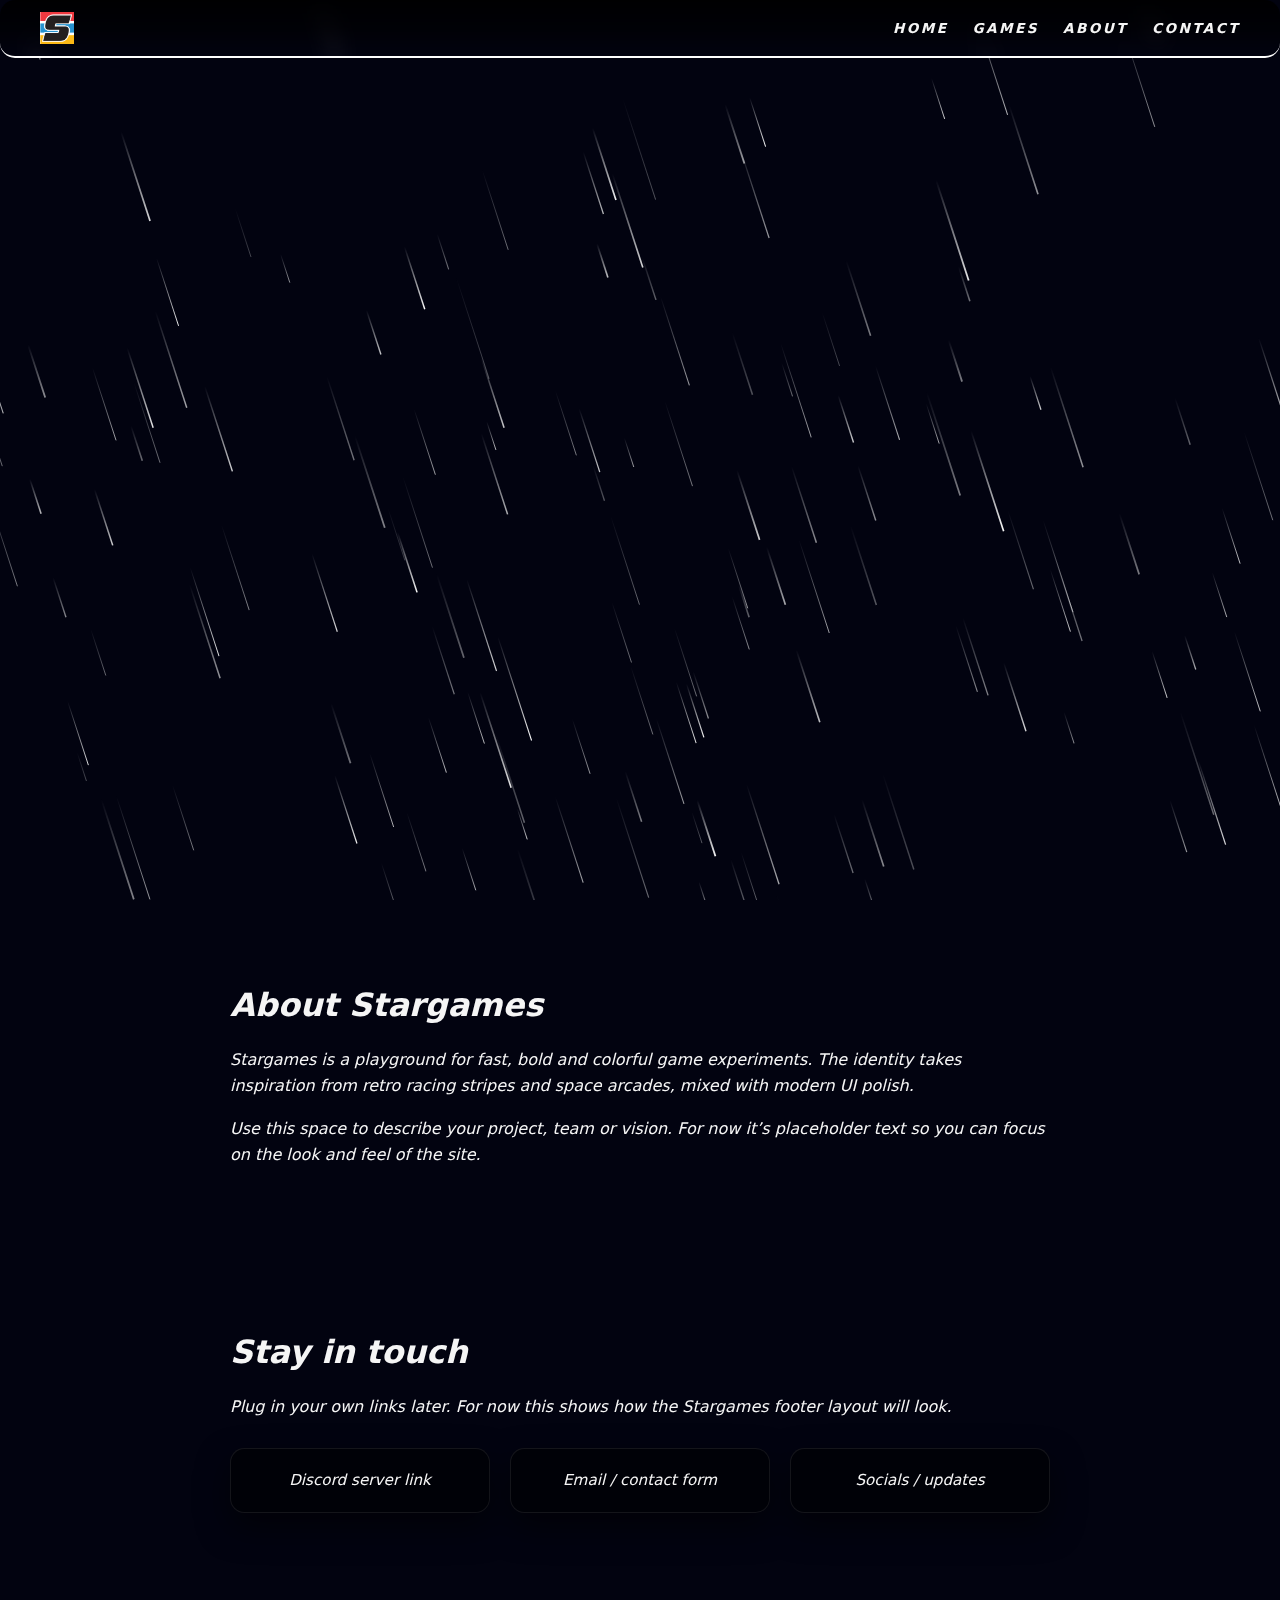
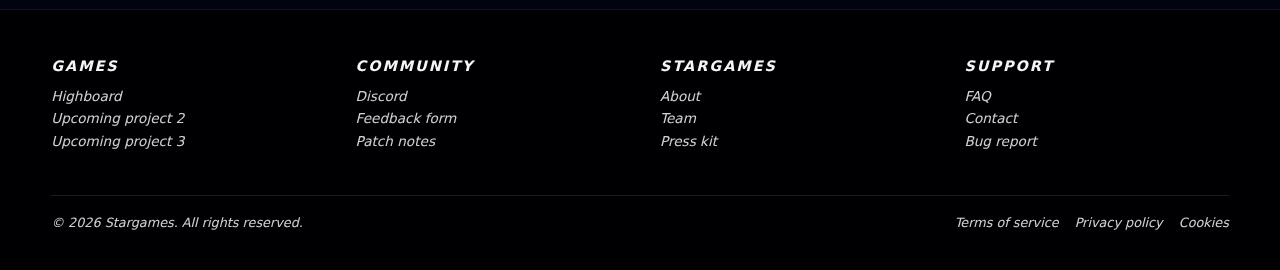
<file: index.html>
<!DOCTYPE html>
<html lang="en">
<head>
    <meta charset="UTF-8" />
    <meta name="viewport" content="width=device-width, initial-scale=1.0" />
    <title>Stargames</title>
    <link rel="preconnect" href="https://fonts.googleapis.com" />
    <link rel="preconnect" href="https://fonts.gstatic.com" crossorigin />
    <link
        href="https://fonts.googleapis.com/css2?family=Russo+One&display=swap"
        rel="stylesheet"
    />
    <link rel="stylesheet" href="stylesheet.css" />
</head>
<body>
    <header class="site-header">
        <div class="site-logo-mini">
            <img
                src="Schermafbeelding 2026-02-03 110136.png"
                alt="Stargames logo"
            />
        </div>
        <nav class="site-nav">
            <a href="#home">Home</a>
            <a href="games.html">Games</a>
            <a href="#about">About</a>
            <a href="#contact">Contact</a>
        </nav>
    </header>

    <canvas id="starfield"></canvas>

    <section id="home" class="hero">
        <div class="logo-wrapper">
            <img
                src="star games volledige naam inverse.png"
                alt="Stargames"
                class="logo-center"
            />
        </div>
    </section>

    <main>
        <section id="about" class="content">
            <div class="section">
                <h2>About Stargames</h2>
                <p>
                    Stargames is a playground for fast, bold and colorful game
                    experiments. The identity takes inspiration from retro
                    racing stripes and space arcades, mixed with modern UI
                    polish.
                </p>
                <p>
                    Use this space to describe your project, team or vision.
                    For now it’s placeholder text so you can focus on the look
                    and feel of the site.
                </p>
            </div>
        </section>

        <section id="contact" class="content contact-section">
            <div class="section">
                <h2>Stay in touch</h2>
                <p>
                    Plug in your own links later. For now this shows how the
                    Stargames footer layout will look.
                </p>
                <div class="contact-row">
                    <div class="contact-box">Discord server link</div>
                    <div class="contact-box">Email / contact form</div>
                    <div class="contact-box">Socials / updates</div>
                </div>
            </div>
        </section>
    </main>

    <footer class="site-footer">
        <div class="footer-columns">
            <div class="footer-column">
                <h3>Games</h3>
                <a href="games.html">Highboard</a>
                <a href="#">Upcoming project 2</a>
                <a href="#">Upcoming project 3</a>
            </div>
            <div class="footer-column">
                <h3>Community</h3>
                <a href="#">Discord</a>
                <a href="#">Feedback form</a>
                <a href="#">Patch notes</a>
            </div>
            <div class="footer-column">
                <h3>Stargames</h3>
                <a href="#about">About</a>
                <a href="#">Team</a>
                <a href="#">Press kit</a>
            </div>
            <div class="footer-column">
                <h3>Support</h3>
                <a href="#">FAQ</a>
                <a href="#">Contact</a>
                <a href="#">Bug report</a>
            </div>
        </div>

        <div class="footer-bottom">
            <p>© 2026 Stargames. All rights reserved.</p>
            <div class="footer-links">
                <a href="#">Terms of service</a>
                <a href="#">Privacy policy</a>
                <a href="#">Cookies</a>
            </div>
        </div>
    </footer>

    <script src="main.js"></script>
</body>
</html>
</file>
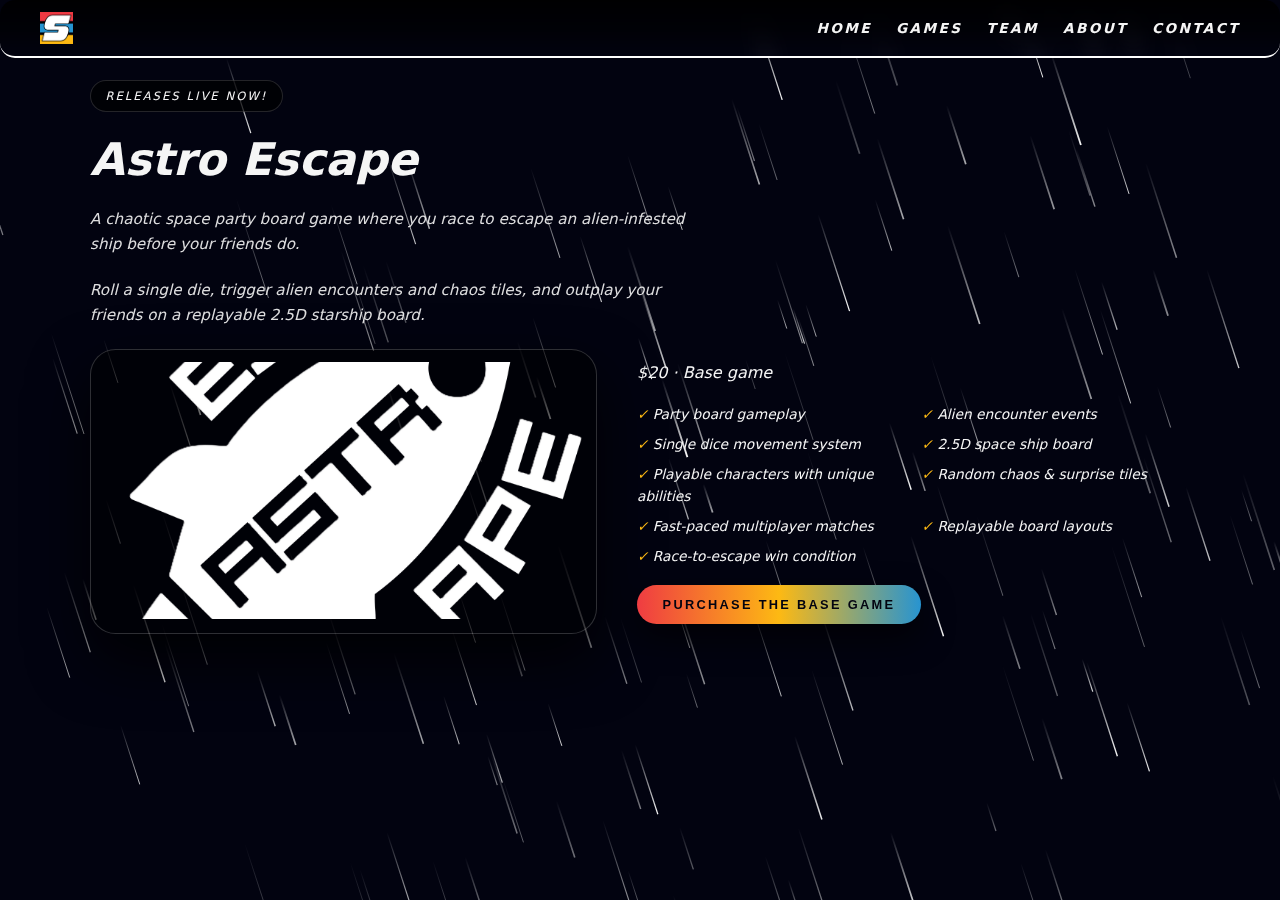
<file: games.html>
<!DOCTYPE html>
<html lang="en">

<head>
    <meta charset="UTF-8" />
    <meta name="viewport" content="width=device-width, initial-scale=1.0" />
    <title>Stargames</title>
    <link rel="preconnect" href="https://fonts.googleapis.com" />
    <link rel="preconnect" href="https://fonts.gstatic.com" crossorigin />
    <link href="https://fonts.googleapis.com/css2?family=Russo+One&display=swap" rel="stylesheet" />
    <link rel="stylesheet" href="stylesheet.css" />
    <link rel="shortcut icon" href="images/star games klein inverse.png" type="image/x-icon" />
</head>

<body class="games-page">
    <canvas id="starfield"></canvas>

    <header class="site-header">
        <div class="site-logo-mini">
            <img src="images/star games klein inverse.png" alt="Stargames logo" />
        </div>
        <nav class="site-nav">
            <a href="index.html#home">Home</a>
            <a href="games.html">Games</a>
            <a href="stargamesteam.html">Team</a>
            <a href="index.html#about">About</a>
            <a href="index.html#contact">Contact</a>
        </nav>
    </header>

    <main class="content content-alt">
        <section class="section section-wide game-detail">
            <p class="label-pill">Releases live now!</p>
            <h1>Astro Escape</h1>
            <p class="game-hero-subtitle">
                A chaotic space party board game where you race to escape an
                alien-infested ship before your friends do.
            </p>
            <p class="game-hero-subtitle">
                Roll a single die, trigger alien encounters and chaos tiles,
                and outplay your friends on a replayable 2.5D starship board.
            </p>

            <div class="game-detail-layout">
                <figure class="game-cover-placeholder">
                    <img src="images/astroescapelogo1.png" alt="Astro Escape logo" class="game-cover-image" />
                </figure>

                <div class="game-meta">
                    <p class="price-line">$20 · Base game</p>

                    <ul class="feature-list">
                        <li>Party board gameplay</li>
                        <li>Alien encounter events</li>
                        <li>Single dice movement system</li>
                        <li>2.5D space ship board</li>
                        <li>Playable characters with unique abilities</li>
                        <li>Random chaos &amp; surprise tiles</li>
                        <li>Fast-paced multiplayer matches</li>
                        <li>Replayable board layouts</li>
                        <li>Race-to-escape win condition</li>
                    </ul>
                    <a href="https://relaced422.github.io/AstroEscapeSteamMockup/" target="_blank">
                        <button class="primary-cta">Purchase the Base Game</button>
                    </a>
                </div>
            </div>
        </section>
    </main>
    <script src="main.js"></script>
</body>

</html>
</file>
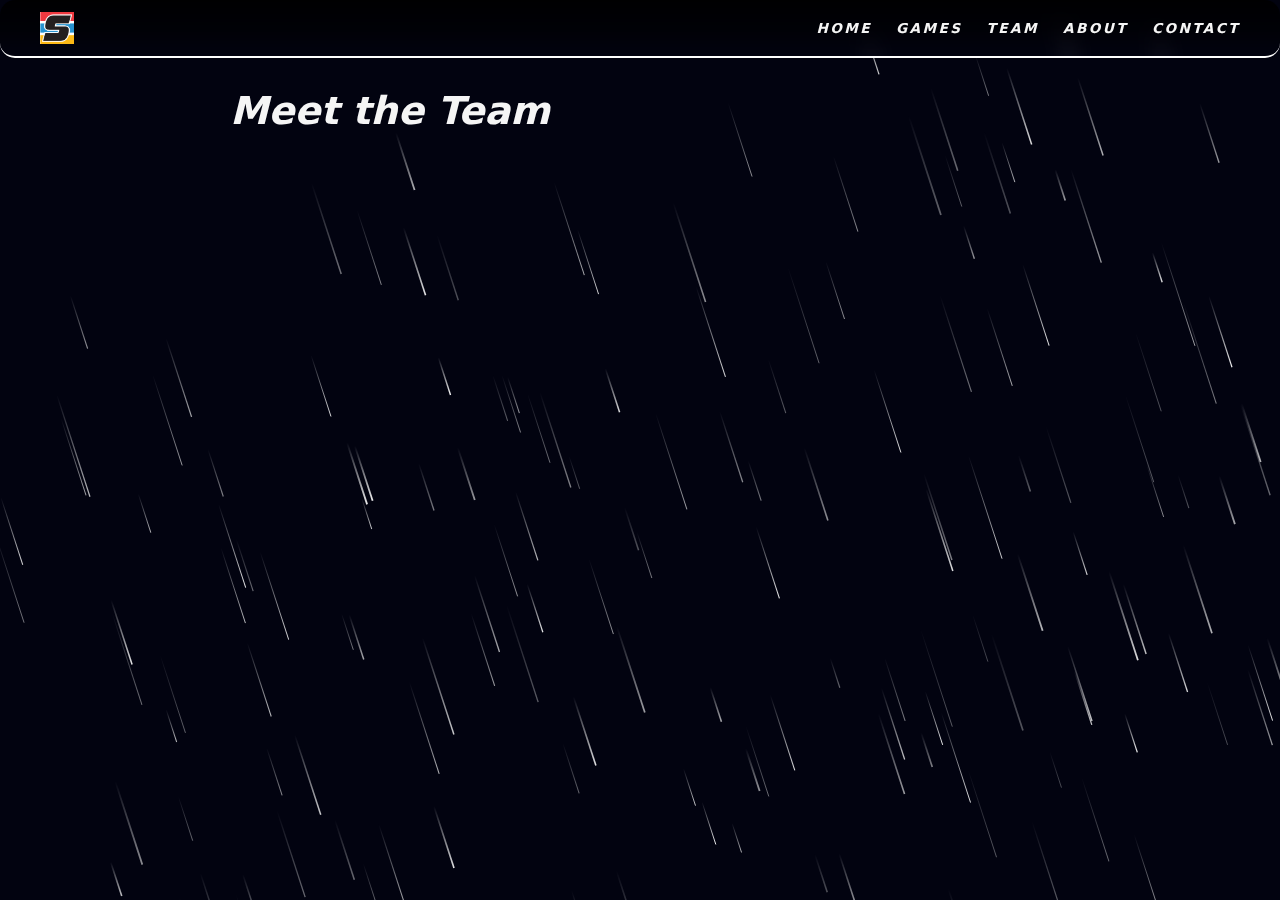
<file: stargamesteam.html>
<!DOCTYPE html>
<html lang="en">

<head>
    <meta charset="UTF-8" />
    <meta name="viewport" content="width=device-width, initial-scale=1.0" />
    <title>Stargames Team</title>
    <link rel="preconnect" href="https://fonts.googleapis.com" />
    <link rel="preconnect" href="https://fonts.gstatic.com" crossorigin />
    <link href="https://fonts.googleapis.com/css2?family=Russo+One&display=swap" rel="stylesheet" />
    <link rel="stylesheet" href="stylesheet.css" />
</head>

<body class="games-page">
    <canvas id="starfield"></canvas>

    <header class="site-header">
        <div class="site-logo-mini">
            <img src="images/Schermafbeelding 2026-02-03 110136.png" alt="Stargames logo" />
        </div>
        <nav class="site-nav">
            <a href="index.html#home">Home</a>
            <a href="games.html">Games</a>
            <a href="stargamesteam.html">Team</a>
            <a href="index.html#about">About</a>
            <a href="index.html#contact">Contact</a>
        </nav>
    </header>

    <main class="content content-alt">
        <section class="section">
            <h1>Meet the Team</h1>
        </section>
    </main>

    <script src="main.js"></script>
</body>

</html>
</file>
<file: stylesheet.css>
*,
*::before,
*::after {
    box-sizing: border-box;
    margin: 0;
    padding: 0;
}

html {
    scroll-behavior: smooth;
}

body {
    min-height: 100vh;
    font-family: "Big 500 Italic", system-ui, -apple-system, BlinkMacSystemFont,
        "Segoe UI", sans-serif;
    font-style: italic;
    color: #f5f5f5;
    background-color: #020310;
}

.site-header {
    position: fixed;
    inset-inline: 0;
    top: 0;
    z-index: 10;
    display: flex;
    align-items: center;
    justify-content: space-between;
    padding: 0.75rem 2.5rem;
    background: linear-gradient(to bottom,
            rgba(0, 0, 0, 0.9),
            rgba(0, 0, 0, 0.6),
            transparent);
    backdrop-filter: blur(10px);
    border-bottom: 2px solid white;
    border-radius: 15px;
}

.site-logo-mini {
    display: flex;
    align-items: center;
}

.site-logo-mini img {
    height: 32px;
    width: auto;
}

.site-nav {
    display: flex;
    gap: 1.5rem;
    font-size: 0.85rem;
    text-transform: uppercase;
}

.site-nav a {
    color: #f5f5f5;
    text-decoration: none;
    letter-spacing: 0.18em;
    font-weight: 600;
    position: relative;
}

.site-nav a::after {
    content: "";
    position: absolute;
    left: 0;
    bottom: -0.35rem;
    width: 0;
    height: 2px;
    background: linear-gradient(90deg, #ef3c42, #fdb913, #2794d1);
    transition: width 0.2s ease-out;
}

.site-nav a:hover::after {
    width: 100%;
}

.hero {
    position: relative;
    width: 100%;
    height: 100vh;
    overflow: hidden;
    display: flex;
    align-items: center;
    justify-content: center;
    background: transparent;
}

#starfield {
    position: fixed;
    inset: 0;
    width: 100vw;
    height: 100vh;
    z-index: -1;
    display: block;
}

.logo-wrapper {
    position: relative;
    z-index: 1;
    padding: 1rem 2rem;
    transform-origin: center;
    opacity: 0;
}

.logo-wrapper.is-visible {
    animation: pop-in 1.6s cubic-bezier(0.19, 1, 0.22, 1) forwards;
}

.logo-center {
    display: block;
    max-width: min(80vw, 540px);
    width: 100%;
    height: auto;
    filter: drop-shadow(0 18px 45px rgba(0, 0, 0, 0.85));
}

img {
    max-width: 100%;
    height: auto;
    display: block;
}

.logo-outer {
    display: inline-flex;
    align-items: center;
    gap: min(2vw, 1.5rem);
    transform: skewX(-16deg);
}

.logo-stripes {
    display: flex;
    flex-direction: column;
    gap: 0.15rem;
}

.stripe {
    width: 40px;
    height: 8px;
    border-radius: 2px;
}

.stripe-red {
    background-color: #ef3c42;
}

.stripe-yellow {
    background-color: #fdb913;
}

.stripe-blue {
    background-color: #2794d1;
}

.logo-wordmark span {
    display: inline-block;
    font-family: "Russo One", system-ui, sans-serif;
    font-size: clamp(2.1rem, 6vw, 3.6rem);
    letter-spacing: 0.2em;
    text-transform: uppercase;
    color: #ffffff;
    text-shadow:
        -2px 0 #000,
        2px 0 #000,
        0 2px #000,
        0 -2px #000;
    padding-inline: 0.4rem;
}

@keyframes pop-in {
    0% {
        opacity: 0;
        transform: scale(0.7) translateY(40px);
        filter: blur(6px);
    }

    60% {
        opacity: 1;
        transform: scale(1.05) translateY(0);
        filter: blur(0);
    }

    100% {
        opacity: 1;
        transform: scale(1) translateY(0);
        filter: blur(0);
    }
}

.content {
    padding: 5rem clamp(1.5rem, 4vw, 4rem);
}

.content-alt {
    background: radial-gradient(circle at top left, #24124b, #020310 55%, #000);
}

.games-page .content,
.games-page .content-alt {
    background: transparent;
}

.section {
    max-width: 820px;
    margin: 0 auto;
    line-height: 1.6;
}

.section h1 {
    font-size: clamp(1.9rem, 3.4vw, 2.4rem);
    margin-bottom: 1.3rem;
}

.section h2 {
    font-size: clamp(1.5rem, 2.8vw, 2rem);
    margin-bottom: 1rem;
}

.section p+p {
    margin-top: 1.1rem;
}

.section-wide {
    max-width: 1100px;
}

.game-card {
    background: radial-gradient(circle at top left, #161b3d, #050615);
    border-radius: 1rem;
    padding: 1.5rem 1.6rem;
    box-shadow: 0 18px 40px rgba(0, 0, 0, 0.65);
    border: 1px solid rgba(255, 255, 255, 0.08);
    transition:
        transform 0.18s ease-out,
        box-shadow 0.18s ease-out,
        border-color 0.18s ease-out;
}

.game-card h3 {
    font-size: 1.2rem;
    margin-bottom: 0.6rem;
}

.game-card p {
    font-size: 0.95rem;
    opacity: 0.9;
    margin-bottom: 1.2rem;
}

.game-card button {
    padding: 0.6rem 1.2rem;
    border-radius: 999px;
    border: none;
    font-weight: 600;
    text-transform: uppercase;
    font-size: 0.8rem;
    letter-spacing: 0.12em;
    cursor: pointer;
    color: #020310;
    background: linear-gradient(90deg, #ef3c42, #fdb913, #2794d1);
}

.game-card button:hover {
    filter: brightness(1.08);
}

.game-card:hover {
    transform: translateY(-4px);
    box-shadow: 0 24px 50px rgba(0, 0, 0, 0.8);
    border-color: rgba(255, 255, 255, 0.18);
}

.label-pill {
    display: inline-block;
    padding: 0.35rem 0.9rem;
    border-radius: 999px;
    font-size: 0.72rem;
    letter-spacing: 0.18em;
    text-transform: uppercase;
    background: rgba(0, 0, 0, 0.65);
    border: 1px solid rgba(255, 255, 255, 0.14);
    margin-bottom: 0.75rem;
}

.game-detail h1 {
    font-size: clamp(2rem, 4vw, 2.8rem);
    margin-bottom: 0.75rem;
}

.game-hero-subtitle {
    max-width: 620px;
    margin: 0 0 1.4rem;
    font-size: 0.95rem;
    opacity: 0.9;
}

.game-detail-layout {
    display: grid;
    grid-template-columns: minmax(0, 1.1fr) minmax(0, 1.2fr);
    gap: 2.5rem;
    align-items: center;
}

.game-cover-placeholder {
    aspect-ratio: 16 / 9;
    border-radius: 1.6rem;
    background: rgba(0, 0, 0, 0.55);
    box-shadow: 0 26px 60px rgba(0, 0, 0, 0.85);
    border: 1px solid rgba(255, 255, 255, 0.18);
    display: flex;
    flex-direction: column;
    align-items: stretch;
    justify-content: space-between;
    padding: 0.75rem 0.9rem 0.9rem;
}

.game-cover-image {
    width: 100%;
    height: 100%;
    object-fit: cover;
    border-radius: 1.1rem;
    display: block;
}

.cover-tag {
    font-size: 0.75rem;
    opacity: 0.8;
    margin-top: 0.45rem;
}

.game-meta {
    display: flex;
    flex-direction: column;
    gap: 1.1rem;
}

.price-line {
    font-size: 1rem;
}

.feature-list {
    list-style: none;
    padding-left: 0;
    display: grid;
    grid-template-columns: repeat(auto-fit, minmax(220px, 1fr));
    gap: 0.5rem 1rem;
    font-size: 0.86rem;
}

.feature-list li::before {
    content: "✓ ";
    color: #fdb913;
}

.primary-cta {
    padding: 0.75rem 1.6rem;
    border-radius: 999px;
    border: none;
    font-weight: 600;
    text-transform: uppercase;
    font-size: 0.8rem;
    letter-spacing: 0.18em;
    cursor: pointer;
    color: #020310;
    background: linear-gradient(90deg, #ef3c42, #fdb913, #2794d1);
    box-shadow: 0 14px 32px rgba(0, 0, 0, 0.7);
}

.primary-cta:hover {
    filter: brightness(1.08);
}

.characters-section {
    margin-top: 1.5rem;
}

.characters-header {
    display: flex;
    align-items: baseline;
    justify-content: space-between;
    gap: 1.5rem;
    margin-bottom: 1.1rem;
}

.characters-header p {
    font-size: 0.9rem;
    opacity: 0.9;
}

.character-strip {
    display: flex;
    gap: 1.6rem;
    overflow-x: auto;
    padding: 0.5rem 0.75rem 0.9rem;
    scroll-snap-type: x mandatory;
    -webkit-overflow-scrolling: touch;
}

.character-strip::-webkit-scrollbar {
    height: 6px;
}

.character-strip::-webkit-scrollbar-track {
    background: transparent;
}

.character-strip::-webkit-scrollbar-thumb {
    background: rgba(255, 255, 255, 0.16);
    border-radius: 999px;
}

.character-card {
    min-width: 280px;
    max-width: 300px;
    background: radial-gradient(circle at top left, #181f48, #050615);
    border-radius: 1.2rem;
    padding: 1.6rem 1.6rem 1.3rem;
    box-shadow: 0 20px 44px rgba(0, 0, 0, 0.75);
    border: 1px solid rgba(255, 255, 255, 0.14);
    scroll-snap-align: center;
    flex-shrink: 0;
    position: relative;
}

.character-avatar {
    width: 120px;
    height: 120px;
    border-radius: 999px;
    margin-bottom: 1rem;
    box-shadow: 0 18px 40px rgba(0, 0, 0, 0.8);
}

.avatar-red {
    background: radial-gradient(circle at 30% 20%, #ffffff, #ef3c42 60%, #7b1114);
}

.avatar-blue {
    background: radial-gradient(circle at 30% 20%, #ffffff, #2794d1 60%, #0a3a59);
}

.avatar-green {
    background: radial-gradient(circle at 30% 20%, #ffffff, #45c46d 60%, #12552a);
}

.avatar-yellow {
    background: radial-gradient(circle at 30% 20%, #ffffff, #fdb913 60%, #7a4d06);
}

.character-card h3 {
    font-size: 1.15rem;
    margin-bottom: 0.25rem;
}

.character-role {
    font-size: 0.85rem;
    opacity: 0.9;
    margin-bottom: 0.7rem;
}

.character-copy {
    font-size: 0.82rem;
    opacity: 0.92;
    margin-bottom: 0.9rem;
}

.character-meta {
    display: flex;
    align-items: center;
    justify-content: space-between;
    gap: 0.75rem;
    font-size: 0.78rem;
}

.badge {
    padding: 0.25rem 0.7rem;
    border-radius: 999px;
    background: rgba(0, 0, 0, 0.7);
    border: 1px solid rgba(255, 255, 255, 0.24);
}

.tag {
    padding: 0.25rem 0.7rem;
    border-radius: 999px;
    background: linear-gradient(90deg, #ef3c42, #fdb913, #2794d1);
    color: #020310;
}

.contact-row {
    margin-top: 1.75rem;
    display: grid;
    grid-template-columns: repeat(auto-fit, minmax(200px, 1fr));
    gap: 1.25rem;
}

.contact-box {
    border-radius: 0.9rem;
    padding: 1.2rem 1.4rem;
    background: rgba(0, 0, 0, 0.55);
    border: 1px solid rgba(255, 255, 255, 0.08);
    text-align: center;
    font-size: 0.95rem;
    box-shadow: 0 14px 32px rgba(0, 0, 0, 0.55);
}

.contact-section {
    background: transparent;
}

.site-footer {
    padding: 3rem clamp(1.5rem, 4vw, 4rem) 2.5rem;
    background: rgba(0, 0, 0, 0.85);
    border-top: 1px solid rgba(255, 255, 255, 0.08);
    margin-top: 1rem;
}

.footer-columns {
    display: grid;
    grid-template-columns: repeat(auto-fit, minmax(160px, 1fr));
    gap: 2.5rem;
    margin-bottom: 2.5rem;
}

.footer-column h3 {
    font-size: 0.9rem;
    margin-bottom: 0.9rem;
    text-transform: uppercase;
    letter-spacing: 0.14em;
}

.footer-column a {
    display: block;
    font-size: 0.85rem;
    color: rgba(245, 245, 245, 0.85);
    text-decoration: none;
    margin-bottom: 0.4rem;
}

.footer-column a:hover {
    color: #ffffff;
}

.footer-bottom {
    border-top: 1px solid rgba(255, 255, 255, 0.12);
    padding-top: 1.2rem;
    display: flex;
    align-items: center;
    justify-content: space-between;
    gap: 1.5rem;
    font-size: 0.8rem;
    opacity: 0.85;
}

.footer-links {
    display: flex;
    flex-wrap: wrap;
    gap: 1rem;
}

.footer-links a {
    color: inherit;
    text-decoration: none;
}

.footer-links a:hover {
    text-decoration: underline;
}

@media (max-width: 600px) {
    .footer-bottom {
        flex-direction: column;
        align-items: flex-start;
    }
}

@media (max-width: 600px) {
    .site-header {
        padding-inline: 1.25rem;
    }

    .site-nav {
        gap: 1rem;
        font-size: 0.75rem;
    }

    .logo-wrapper {
        padding: 0.75rem 1.5rem;
    }

    .content {
        padding-inline: 1.25rem;
        padding-block: 3.5rem;
    }
}

@media (max-width: 800px) {
    .game-detail-layout {
        grid-template-columns: 1fr;
    }

    .game-meta {
        order: 2;
    }
}
</file>
